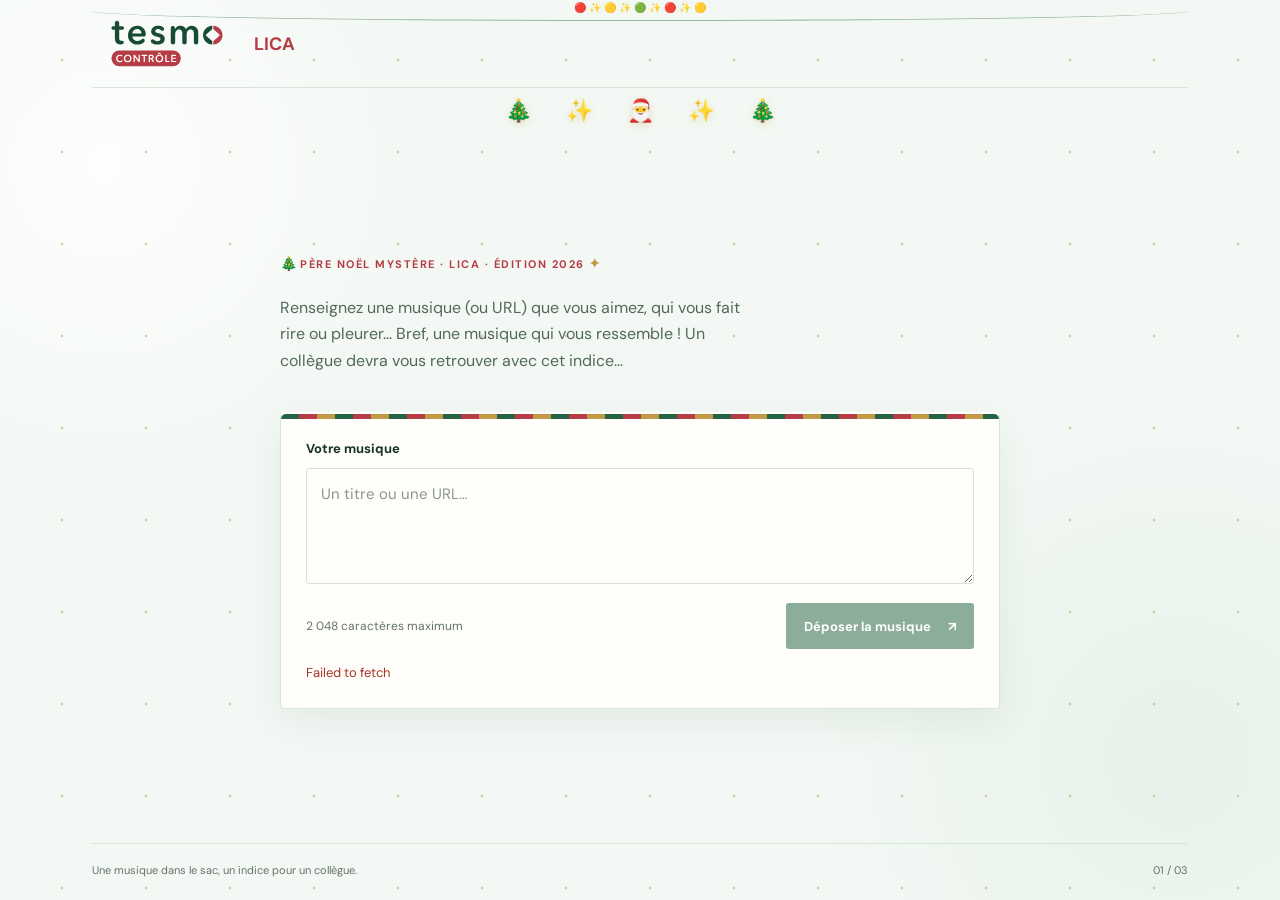
<file: index.html>
<!doctype html>
<html lang="fr">
  <head>
    <meta charset="utf-8" />
    <meta name="viewport" content="width=device-width, initial-scale=1" />
    <meta name="theme-color" content="#f3f8f4" />
    <title>Déposer une musique | LICA · Père Noël mystère</title>
    <link rel="stylesheet" href="styles.css?v=christmas-kitsch-2" />
  </head>
  <body data-page="submit">
    <main class="shell">
      <header class="topbar">
        <div class="brand">
          <img class="brand-logo" src="assets/tesmo-controle.svg" alt="Tesmo Contrôle" />
          <span class="brand-label">LICA</span>
        </div>
      </header>
      <div class="holiday-trim" aria-hidden="true"><span>🎄</span><span>✨</span><span>🎅</span><span>✨</span><span>🎄</span></div>

      <section class="content submit-content">
        <p class="eyebrow">PÈRE NOËL MYSTÈRE · LICA · ÉDITION 2026</p>
        <p class="intro">Renseignez une musique (ou URL) que vous aimez, qui vous fait rire ou pleurer... Bref, une musique qui vous ressemble ! Un collègue devra vous retrouver avec cet indice...</p>

        <form id="submit-form" class="form-panel">
          <label for="keyword">Votre musique</label>
          <textarea id="keyword" name="keyword" maxlength="2048" rows="3" placeholder="Un titre ou une URL…" required></textarea>
          <div class="form-bottom">
            <span class="quiet">2 048 caractères maximum</span>
            <button class="button button-primary" type="submit">
              <span>Déposer la musique</span><span aria-hidden="true">↗</span>
            </button>
          </div>
          <p class="status" id="submit-status" role="status" aria-live="polite"></p>
        </form>
      </section>

      <footer class="footer"><span>Une musique dans le sac, un indice pour un collègue.</span><span>01 / 03</span></footer>
    </main>
    <script src="config.js?v=c929e76"></script>
    <script src="app.js?v=archive-reveal-1"></script>
  </body>
</html>
</file>
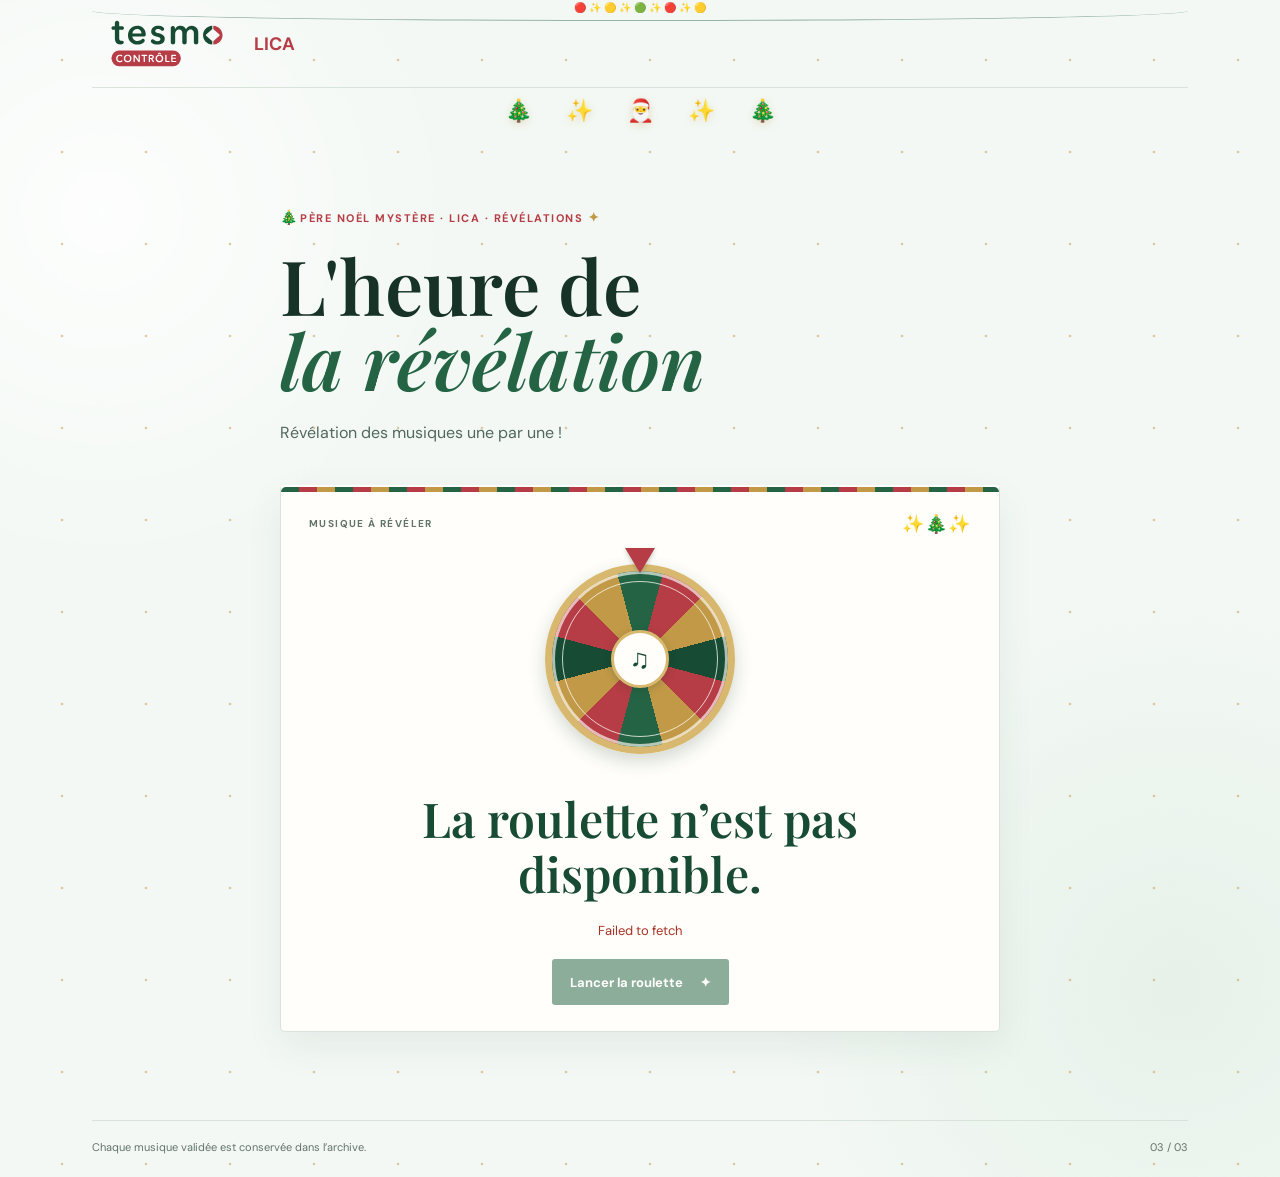
<file: revelation.html>
<!doctype html>
<html lang="fr">
  <head>
    <meta charset="utf-8" />
    <meta name="viewport" content="width=device-width, initial-scale=1" />
    <meta name="theme-color" content="#f3f8f4" />
    <title>L'heure de la révélation | LICA · Père Noël mystère</title>
    <link rel="stylesheet" href="styles.css?v=christmas-kitsch-2" />
  </head>
  <body data-page="reveal">
    <main class="shell">
      <header class="topbar">
        <div class="brand">
          <img class="brand-logo" src="assets/tesmo-controle.svg" alt="Tesmo Contrôle" />
          <span class="brand-label">LICA</span>
        </div>
      </header>
      <div class="holiday-trim" aria-hidden="true"><span>🎄</span><span>✨</span><span>🎅</span><span>✨</span><span>🎄</span></div>

      <section class="content draw-content">
        <p class="eyebrow">PÈRE NOËL MYSTÈRE · LICA · RÉVÉLATIONS</p>
        <h1>L'heure de<br /><em>la révélation</em></h1>
        <p class="intro">Révélation des musiques une par une !</p>

        <section class="draw-panel" aria-labelledby="reveal-heading">
          <div class="draw-panel-top"><span id="reveal-heading">MUSIQUE À RÉVÉLER</span><span class="draw-star" aria-hidden="true">✨🎄✨</span></div>
          <div class="roulette-stage" aria-hidden="true">
            <span class="roulette-pointer"></span>
            <div class="roulette-wheel" id="reveal-wheel">
              <span class="roulette-center">♫</span>
            </div>
          </div>
          <div class="draw-result" id="reveal-result" aria-live="polite">La roulette n’est pas encore ouverte.</div>
          <p class="status" id="reveal-status" role="status" aria-live="polite">Les musiques seront révélées quand le tirage sera terminé.</p>
          <div class="draw-actions">
            <button class="button button-primary" id="reveal-next" type="button" disabled>Lancer la roulette <span aria-hidden="true">✦</span></button>
          </div>
        </section>
      </section>

      <footer class="footer"><span>Chaque musique validée est conservée dans l’archive.</span><span>03 / 03</span></footer>
    </main>
    <script src="config.js?v=c929e76"></script>
    <script src="app.js?v=archive-reveal-1"></script>
  </body>
</html>
</file>
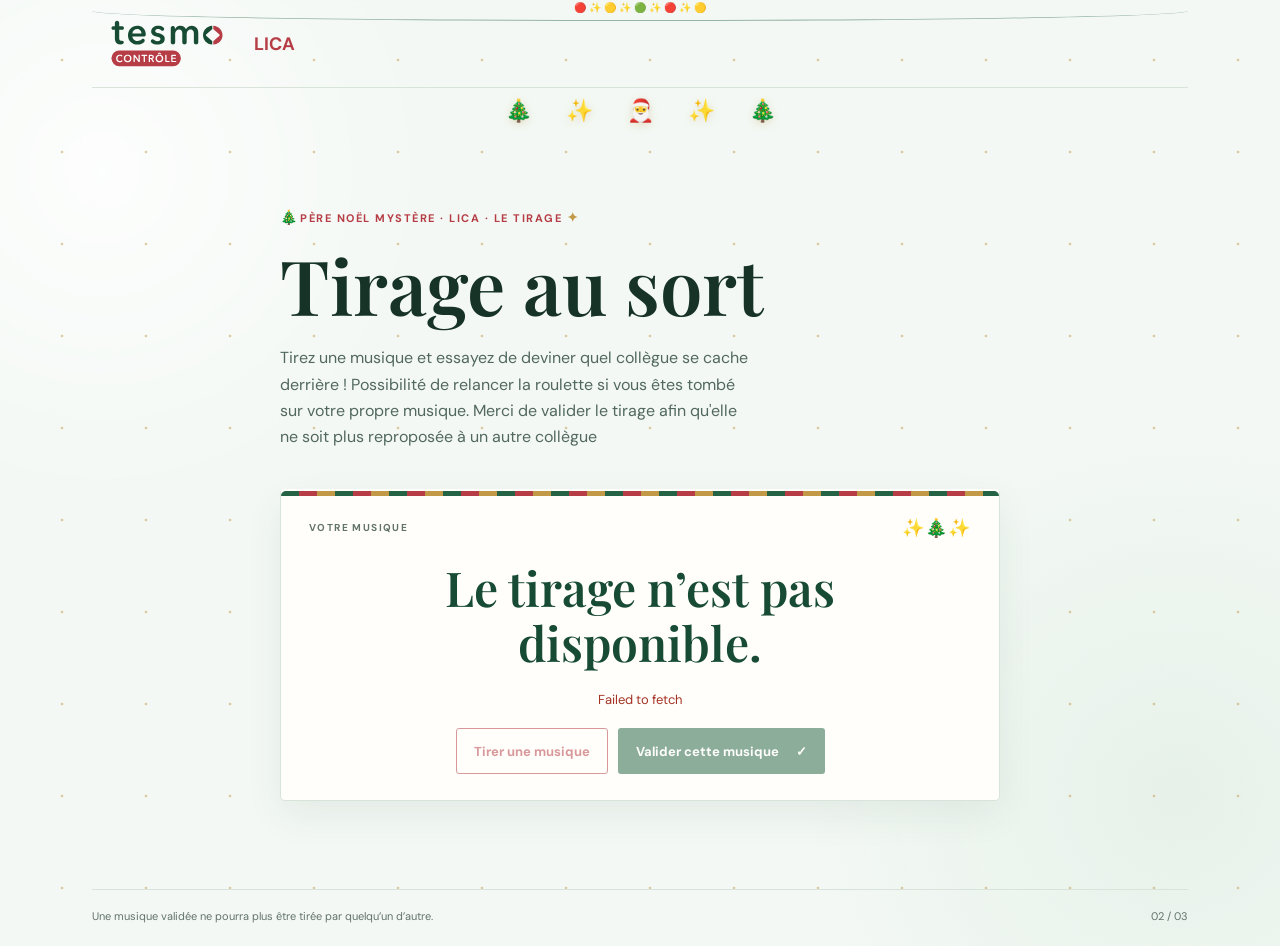
<file: tirage.html>
<!doctype html>
<html lang="fr">
  <head>
    <meta charset="utf-8" />
    <meta name="viewport" content="width=device-width, initial-scale=1" />
    <meta name="theme-color" content="#f3f8f4" />
    <title>Tirage | LICA · Père Noël mystère</title>
    <link rel="stylesheet" href="styles.css?v=christmas-kitsch-2" />
  </head>
  <body data-page="draw">
    <main class="shell">
      <header class="topbar">
        <div class="brand">
          <img class="brand-logo" src="assets/tesmo-controle.svg" alt="Tesmo Contrôle" />
          <span class="brand-label">LICA</span>
        </div>
      </header>
      <div class="holiday-trim" aria-hidden="true"><span>🎄</span><span>✨</span><span>🎅</span><span>✨</span><span>🎄</span></div>

      <section class="content draw-content">
        <p class="eyebrow">PÈRE NOËL MYSTÈRE · LICA · LE TIRAGE</p>
        <h1>Tirage au sort</h1>
        <p class="intro">Tirez une musique et essayez de deviner quel collègue se cache derrière ! Possibilité de relancer la roulette si vous êtes tombé sur votre propre musique. Merci de valider le tirage afin qu'elle ne soit plus reproposée à un autre collègue</p>

        <section class="draw-panel" aria-labelledby="draw-heading">
          <div class="draw-panel-top"><span id="draw-heading">VOTRE MUSIQUE</span><span class="draw-star" aria-hidden="true">✨🎄✨</span></div>
          <div class="draw-result" id="draw-result" aria-live="polite">Le tirage n’est pas encore ouvert.</div>
          <p class="status" id="draw-status" role="status" aria-live="polite">Le tirage sera révélé quand tout le monde aura participé.</p>
          <div class="draw-actions">
            <button class="button button-outline" id="draw-again" type="button" disabled>Tirer une musique</button>
            <button class="button button-primary" id="confirm-draw" type="button" disabled>Valider cette musique <span aria-hidden="true">✓</span></button>
          </div>
        </section>
      </section>

      <footer class="footer"><span>Une musique validée ne pourra plus être tirée par quelqu’un d’autre.</span><span>02 / 03</span></footer>
    </main>
    <script src="config.js?v=c929e76"></script>
    <script src="app.js?v=archive-reveal-1"></script>
  </body>
</html>
</file>
<file: styles.css>
@import url('https://fonts.googleapis.com/css2?family=DM+Sans:wght@400;500;600;700&family=Playfair+Display:ital,wght@0,600;0,700;1,600;1,700&display=swap');

:root {
  color-scheme: light;
  --paper: #f3f8f4;
  --ink: #173328;
  --muted: #62736a;
  --green: #246444;
  --green-dark: #184b33;
  --red: #b63d45;
  --gold: #c29a47;
  --line: #d8e4da;
  --white: #fffefa;
}

* { box-sizing: border-box; }

body {
  min-width: 320px;
  min-height: 100vh;
  margin: 0;
  background: var(--paper);
  color: var(--ink);
  font-family: 'DM Sans', 'Trebuchet MS', sans-serif;
  background-image:
    radial-gradient(#d8e6dc 0.7px, transparent 0.7px),
    radial-gradient(circle, rgba(194, 154, 71, 0.5) 1px, transparent 1.7px),
    radial-gradient(circle at 8% 18%, rgba(255, 255, 255, 0.8), transparent 24%),
    radial-gradient(circle at 92% 84%, rgba(218, 235, 223, 0.5), transparent 26%);
  background-size: 18px 18px, 84px 92px, auto, auto;
  background-position: 0 0, 20px 14px, center, center;
}

.shell {
  display: flex;
  min-height: 100vh;
  flex-direction: column;
  padding: 0 7.2vw;
}

.topbar {
  position: relative;
  display: flex;
  height: 88px;
  align-items: center;
  justify-content: space-between;
  border-bottom: 1px solid var(--line);
}

.topbar::before {
  position: absolute;
  top: 0;
  right: 0;
  left: 0;
  height: 20px;
  border-bottom: 1px solid var(--green);
  border-radius: 0 0 48% 48%;
  content: '';
  opacity: 0.45;
  pointer-events: none;
}

.topbar::after {
  position: absolute;
  top: 3px;
  right: 6%;
  left: 6%;
  color: var(--gold);
  content: '🔴 ✨ 🟡 ✨ 🟢 ✨ 🔴 ✨ 🟡';
  font-size: 10px;
  line-height: 1;
  text-align: center;
  pointer-events: none;
}

.brand {
  position: relative;
  z-index: 1;
  display: flex;
  flex: 0 0 auto;
  align-items: center;
  gap: 12px;
  text-decoration: none;
}

.brand-logo { display: block; width: 150px; height: auto; }
.brand-label { color: var(--red); font-size: 18px; font-weight: 700; }

.holiday-trim {
  display: flex;
  min-height: 44px;
  align-items: center;
  justify-content: center;
  gap: clamp(14px, 4vw, 34px);
  text-shadow: 0 2px 8px rgba(194, 154, 71, 0.28);
}

.holiday-trim span { display: inline-block; font-size: 22px; }
.holiday-trim span:nth-child(even) { animation: twinkle 1.8s ease-in-out infinite alternate; }
.holiday-trim span:nth-child(4) { animation-delay: 0.6s; }

.content {
  width: min(100%, 720px);
  margin: auto;
  padding: 76px 0 88px;
  animation: appear 450ms ease-out both;
}

.eyebrow {
  margin: 0 0 21px;
  color: var(--red);
  font-size: 11px;
  font-weight: 700;
  letter-spacing: 1.5px;
}

.eyebrow::before { content: '🎄 '; font-size: 14px; letter-spacing: 0; }
.eyebrow::after { color: var(--gold); content: ' ✦'; font-size: 13px; }

h1 {
  margin: 0;
  font-family: 'Playfair Display', Georgia, serif;
  font-size: clamp(48px, 7vw, 76px);
  font-weight: 600;
  line-height: 0.99;
  letter-spacing: 0;
}

h1 em { color: var(--green); font-weight: 600; }

.intro {
  max-width: 470px;
  margin: 23px 0 38px;
  color: #52685d;
  font-size: 16px;
  line-height: 1.65;
}

.form-panel, .draw-panel {
  position: relative;
  background: var(--white);
  border: 1px solid var(--line);
  border-top: 3px solid transparent;
  border-radius: 5px;
  box-shadow: 0 14px 38px rgba(30, 67, 45, 0.07);
}

.form-panel::before, .draw-panel::before {
  position: absolute;
  top: -1px;
  right: 0;
  left: 0;
  height: 5px;
  border-radius: 5px 5px 0 0;
  background: repeating-linear-gradient(90deg, var(--green) 0 18px, var(--red) 18px 36px, var(--gold) 36px 54px);
  content: '';
}

.form-panel { padding: 25px; }

label { display: block; margin-bottom: 11px; font-size: 13px; font-weight: 700; }

textarea {
  display: block;
  width: 100%;
  min-height: 116px;
  resize: vertical;
  border: 1px solid var(--line);
  border-radius: 3px;
  outline: none;
  padding: 14px;
  background: #fffefa;
  color: var(--ink);
  font: inherit;
  font-size: 15px;
  line-height: 1.5;
}

textarea:focus { border-color: var(--green); box-shadow: 0 0 0 3px rgba(36, 100, 68, 0.12); }
textarea::placeholder { color: #89968e; }

.form-bottom { display: flex; align-items: center; justify-content: space-between; gap: 15px; margin-top: 19px; }
.quiet { color: var(--muted); font-size: 12px; }

.button {
  display: inline-flex;
  min-height: 46px;
  align-items: center;
  justify-content: center;
  gap: 17px;
  border: 1px solid transparent;
  border-radius: 3px;
  padding: 0 17px;
  font: inherit;
  font-size: 13px;
  font-weight: 700;
  cursor: pointer;
  transition: background-color 150ms ease, transform 150ms ease;
}

.button:hover:not(:disabled) { transform: translateY(-1px); }
.button[hidden] { display: none; }
.button:focus-visible { outline: 3px solid var(--gold); outline-offset: 3px; }
.button:disabled { cursor: not-allowed; opacity: 0.52; }
.button-primary { background: var(--green); color: white; }
.button-primary:hover:not(:disabled) { background: var(--green-dark); }
.button-outline { border-color: var(--red); background: transparent; color: var(--red); }
.button-outline:hover:not(:disabled) { background: #fff1ef; }

.status { min-height: 20px; margin: 14px 0 0; color: var(--muted); font-size: 13px; line-height: 1.5; }
.status.error { color: #a53224; }

.draw-panel { padding: 24px 28px 26px; }
.draw-panel-top { display: flex; align-items: center; justify-content: space-between; color: var(--muted); font-size: 10px; font-weight: 700; letter-spacing: 1.4px; }
.draw-star { color: var(--gold); font-size: 18px; letter-spacing: 1px; }
.roulette-stage {
  position: relative;
  display: grid;
  min-height: 235px;
  place-items: center;
  padding: 24px 0 12px;
}
.roulette-wheel {
  position: relative;
  display: grid;
  width: 190px;
  aspect-ratio: 1;
  place-items: center;
  border: 7px solid #d8b86e;
  border-radius: 50%;
  background: conic-gradient(
    from -15deg,
    var(--green) 0deg 30deg,
    var(--red) 30deg 60deg,
    var(--gold) 60deg 90deg,
    var(--green-dark) 90deg 120deg,
    var(--red) 120deg 150deg,
    var(--gold) 150deg 180deg,
    var(--green) 180deg 210deg,
    var(--red) 210deg 240deg,
    var(--gold) 240deg 270deg,
    var(--green-dark) 270deg 300deg,
    var(--red) 300deg 330deg,
    var(--gold) 330deg 360deg
  );
  box-shadow: 0 7px 18px rgba(30, 67, 45, 0.2), inset 0 0 0 3px rgba(255, 254, 250, 0.65);
}
.roulette-wheel::before {
  position: absolute;
  inset: 10px;
  border: 1px solid rgba(255, 254, 250, 0.75);
  border-radius: 50%;
  content: '';
}
.roulette-center {
  display: grid;
  width: 58px;
  aspect-ratio: 1;
  place-items: center;
  border: 3px solid #d8b86e;
  border-radius: 50%;
  background: var(--white);
  color: var(--green-dark);
  font-family: Georgia, serif;
  font-size: 27px;
  box-shadow: 0 2px 8px rgba(23, 51, 40, 0.22);
}
.roulette-pointer {
  position: absolute;
  z-index: 1;
  top: 12px;
  left: 50%;
  width: 0;
  height: 0;
  border-top: 25px solid var(--red);
  border-right: 15px solid transparent;
  border-left: 15px solid transparent;
  filter: drop-shadow(0 2px 2px rgba(23, 51, 40, 0.25));
  transform: translateX(-50%);
}
.roulette-wheel.is-spinning { animation: roulette-spin 3.2s cubic-bezier(0.12, 0.72, 0.18, 1) both; }
.draw-result {
  display: grid;
  min-height: 96px;
  place-items: center;
  padding: 20px 10px;
  color: var(--green-dark);
  font-family: 'Playfair Display', Georgia, serif;
  font-size: clamp(30px, 5vw, 48px);
  font-weight: 600;
  line-height: 1.15;
  overflow-wrap: anywhere;
  text-align: center;
}

.draw-panel .status { margin: 0 0 18px; text-align: center; }
.draw-actions { display: flex; justify-content: center; gap: 10px; }
.footer { display: flex; justify-content: space-between; gap: 20px; border-top: 1px solid var(--line); padding: 19px 0 23px; color: var(--muted); font-size: 11px; }

@keyframes appear { from { opacity: 0; transform: translateY(8px); } to { opacity: 1; transform: translateY(0); } }
@keyframes twinkle { from { opacity: 0.55; transform: scale(0.9) rotate(-8deg); } to { opacity: 1; transform: scale(1.12) rotate(8deg); } }
@keyframes roulette-spin { to { transform: rotate(1800deg); } }

@media (prefers-reduced-motion: reduce) {
  *, *::before, *::after { animation-duration: 0.01ms !important; animation-iteration-count: 1 !important; scroll-behavior: auto !important; }
}

@media (max-width: 600px) {
  .shell { padding: 0 22px; }
  .topbar { height: 72px; }
  .brand-logo { width: 126px; }
  .brand-label { font-size: 16px; }
  .holiday-trim { min-height: 38px; }
  .holiday-trim span { font-size: 19px; }
  .content { padding: 58px 0 64px; }
  .intro { margin: 19px 0 29px; font-size: 15px; }
  .form-panel { padding: 19px; }
  .form-bottom { align-items: flex-start; flex-direction: column; }
  .form-bottom .button { width: 100%; }
  .draw-panel { padding: 21px 17px; }
  .roulette-stage { min-height: 205px; }
  .roulette-wheel { width: 165px; }
  .draw-result { min-height: 110px; }
  .draw-actions { flex-direction: column; }
  .draw-actions .button { width: 100%; }
  .footer { align-items: flex-start; font-size: 10px; }
}
</file>
